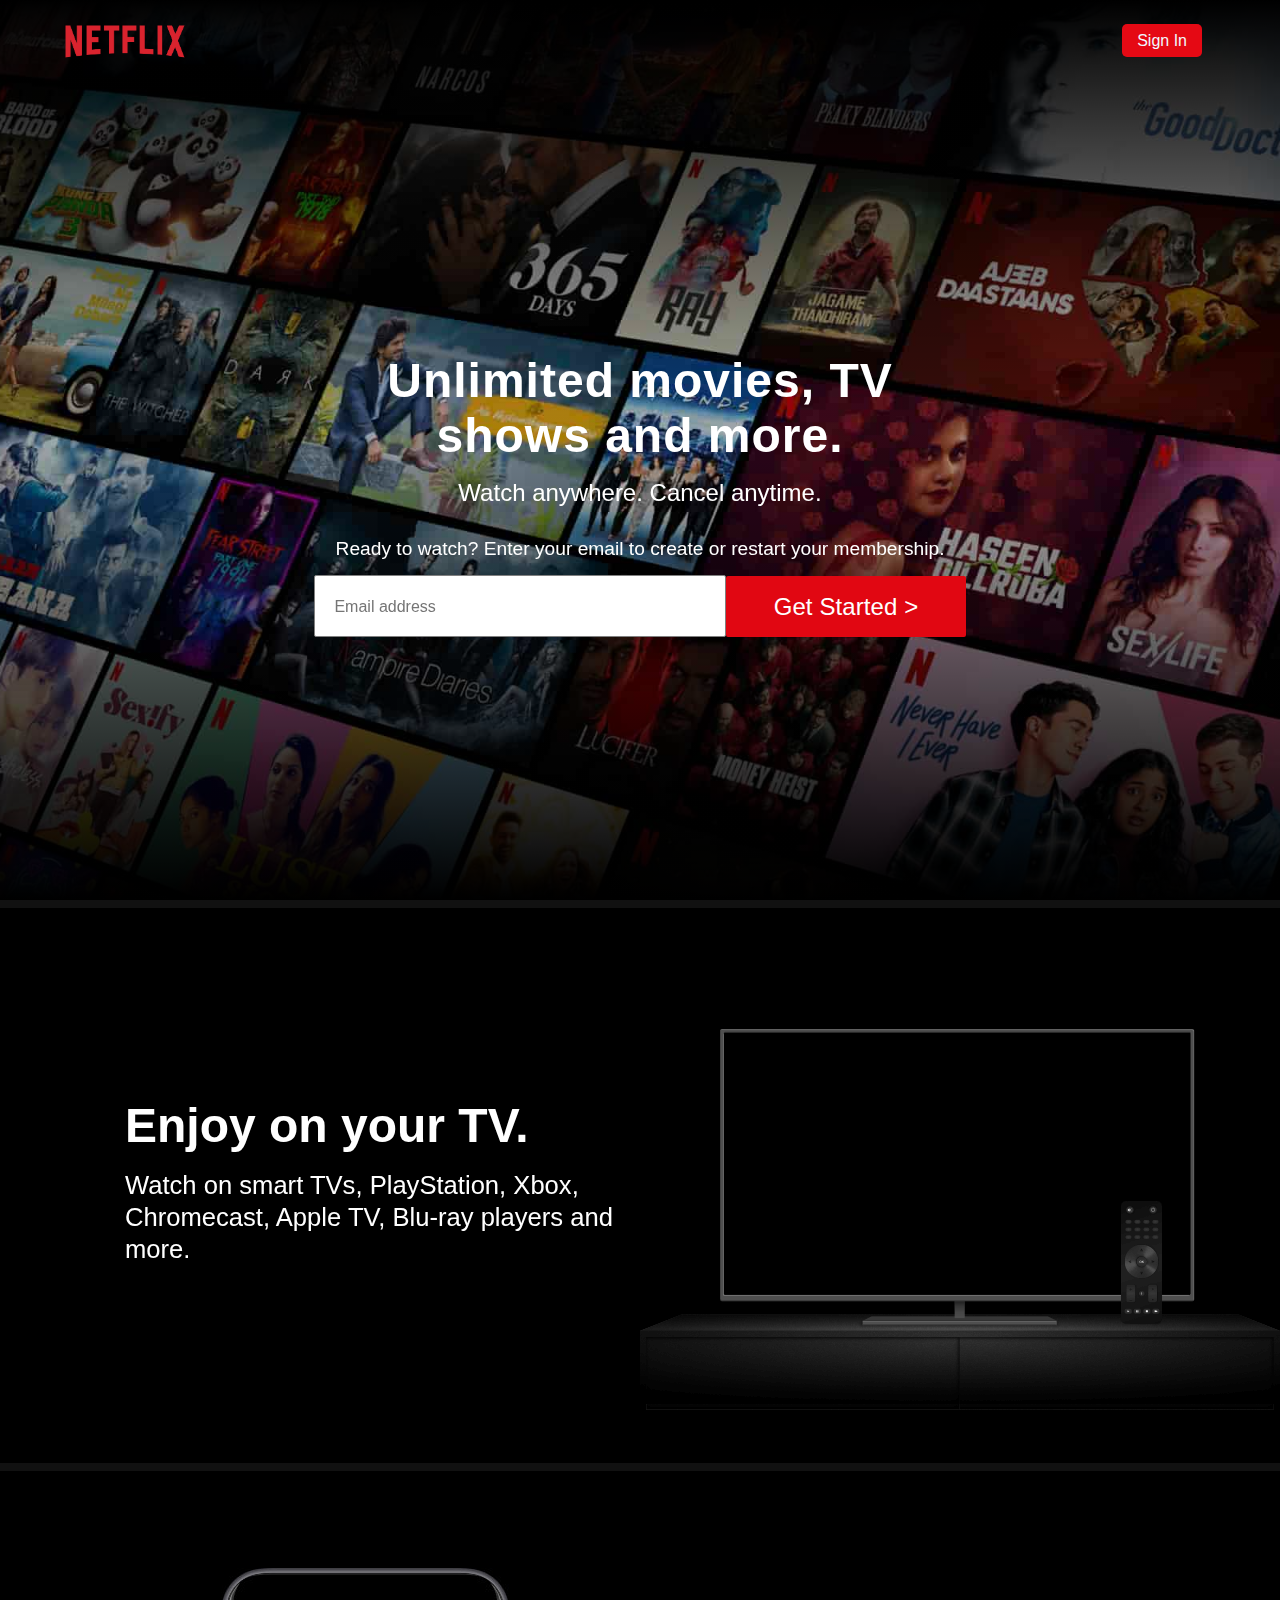
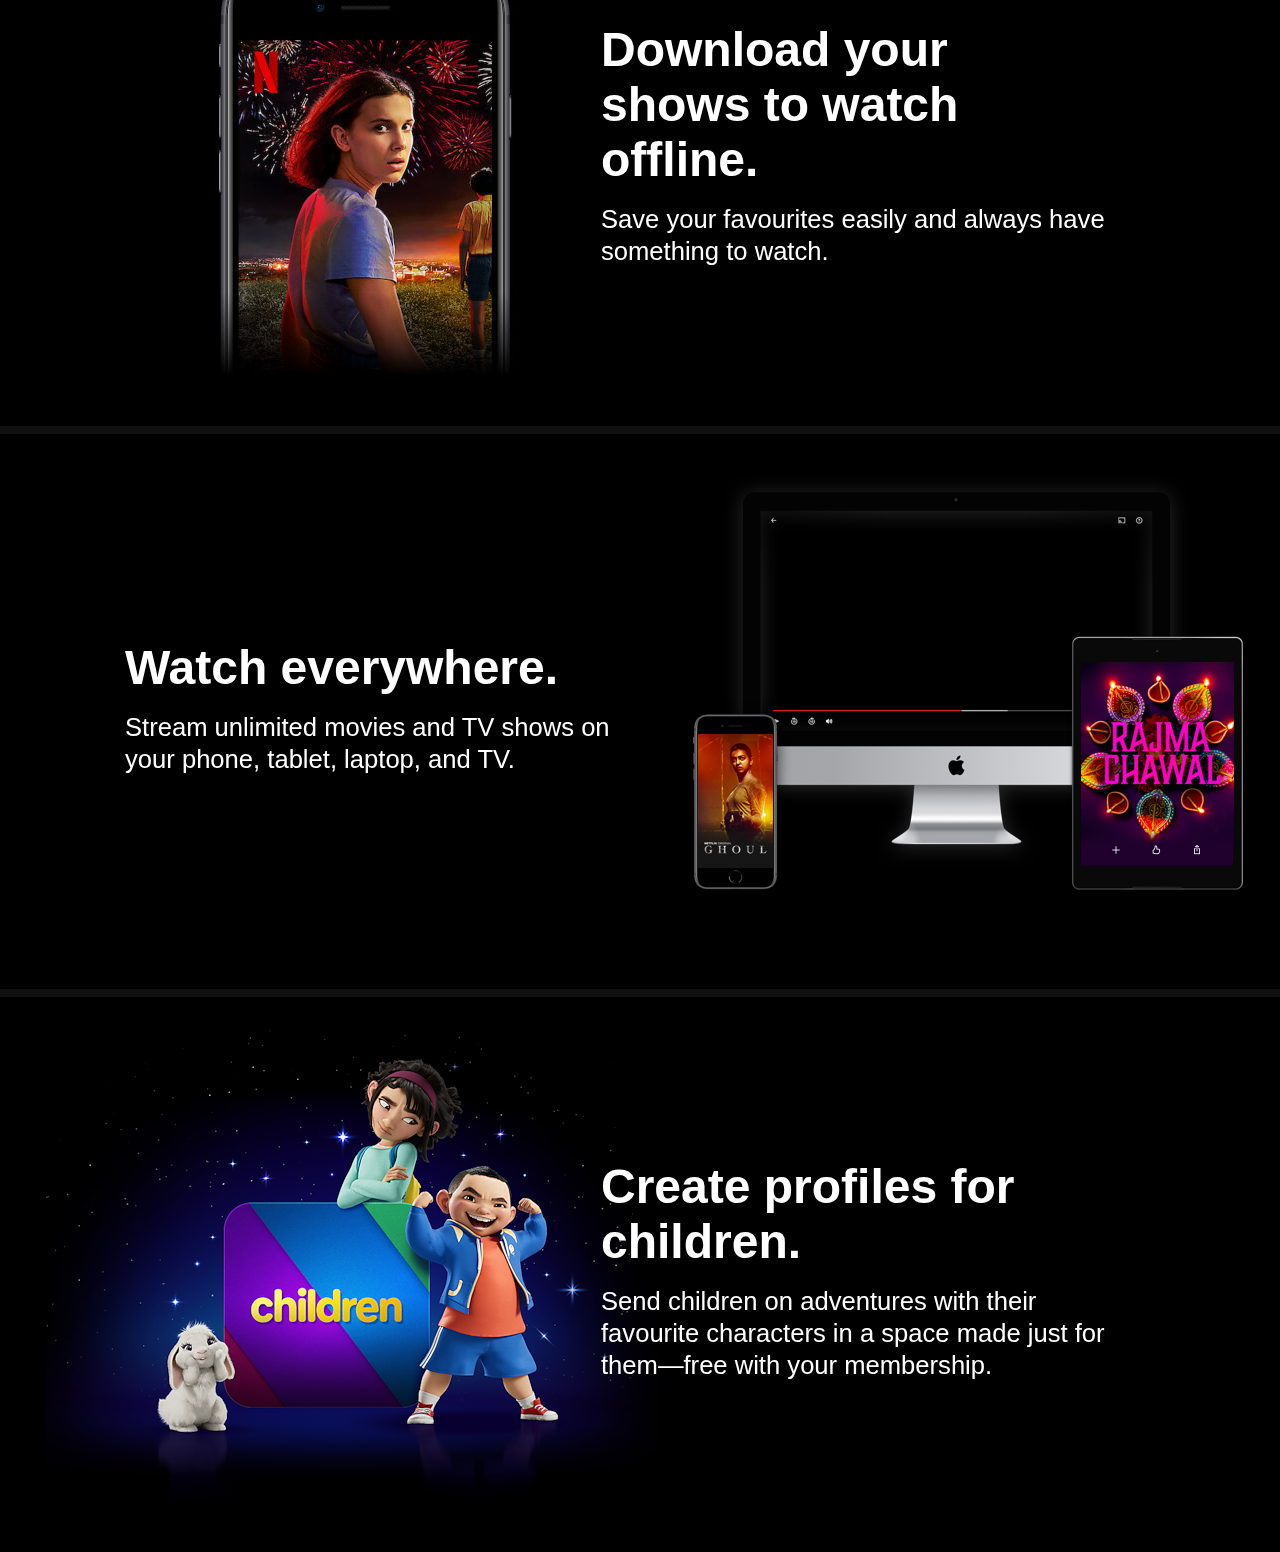
<file: index.html>
<!DOCTYPE html>
<html lang="en">
<head>
    <meta character="UTF-8">
    <meta http-equiv="X-UA=Compatible" content="IE=edge">
    <meta name="viewport" content="width=device-width, initial-scale=1.0">
     <link rel="icon" href="assets/netflixicon.ico">
     <link rel="stylesheet" href="style.css">
    <title>Netflix India - Watch TV Shows Online, Watch Movies Online</title>
</head>
<body>
     <section class="container">
          <div class="head">
           <img src="assets/netflix_logo.png"  alt="">
           
           <div>
           <a href="https://www.netflix.com/in/login">Sign In </a> 
          </div>
    </section>
    <section class="banner">
        <img src="assets/ba.jpg" alt="banner" class="fit"> 
     <div class="box">
         <div class="heading">
             <h2>Unlimited movies, TV shows and more.</h2>
             <h5>Watch anywhere. Cancel anytime.</h5>
             <p>Ready to watch? Enter your email to create or restart your membership.</p>
         </div>
         <div class="email">
             <input type="text" placeholder=" Email address ">
             <a href="moviezone.html"> Get Started ></a>
         </div>
     </div>
    </section>

    <section class="style-cards">
        <div class="card-1">
            <div class="decs-1">
                <h1>Enjoy on your TV.</h1>
                <p>Watch on smart TVs, PlayStation, Xbox, Chromecast, Apple TV, Blu-ray players and more.</p>
            </div>
            <img src="assets/device.png" alt="device">
        
        <video class="video_1" autoplay="" playsinline="" muted="" loop="">
        <source src="assets/video_1.m4v" type="video/mp4">
        </video>
        </div>

        <div class="card-2">
            
            <img src="assets/mobile.jpg" alt="mobile">
            <div class="decs-2">
                <h1>Download your shows to watch offline.</h1>
                <p>Save your favourites easily and always have something to watch.</p>
            </div>
        <!-- <video class="video_1" autoplay="" playsinline="" muted="" loop="">
        <source src="assets/video_1.m4v" type="video/mp4">
        </video>-->
        </div> 

        <div class="card-3">
            <div class="decs-3">
                <h1>Watch everywhere.</h1>
                <p>Stream unlimited movies and TV shows on your phone, tablet, laptop, and TV.
                </p>
            </div>
            <img src="assets/tv.png" alt="tv">
        
        <video class="video_2" autoplay="" playsinline="" muted="" loop="">
        <source src="assets/video_2.m4v" type="video/mp4">
        </video>
        </div>

        <div class="card-4">
            
            <img src="assets/movie.png" alt="movie">
            <div class="decs-4">
                <h1>Create profiles for children.</h1>
                <p>Send children on adventures with their favourite characters in a space made just for them—free with your membership.</p>
            </div>
        <!-- <video class="video_1" autoplay="" playsinline="" muted="" loop="">
        <source src="assets/video_1.m4v" type="video/mp4">
        </video>-->
        </div> 





    </section>
    <!-- <img scr="assets/netflix_logo.jpg" alt="Netflix logo Fail" width="170" height="70">
    <h2> Unlimited  movies, TV shows and more.</h2>
    <h5> Watch anywhere. Cancel anytime. </h5>
    <p> Ready to watch? Enter your email to create or restart your membership.</p>    
 <img src="assets/banner.jpg" alt="Banner" width="100%" height="100%"> -->
</body>
</html>
</file>
<file: style.css>
*{
    margin: 0;
    padding: 0;
    /* background-color: black;  */
}

body{
    font-family: Arial, Helvetica, sans-serif;
    background-color: black;
}
.container .head {
    position: absolute;
    top: 10;
    left: 10;
    display: flex;
    justify-content: space-between;
    align-items: center;
    width: 90%;
    padding: 10px 50px ;
    z-index: 10000000; 
}

.container .head img{
    width: 13%;

}
/* 
.container.head a .button{
    color: #181818;
    text-decoration: none;
    background-color: #181818;
    padding: 8px 15px;
    border-radius: 5px;
} */

.container .head .right {
    display: flex;
    height: 150px;
    float: right;
    position: absolute;
    right: 200px;
 }
 
.container .head .language{
     color: aliceblue;
     text-decoration: none;
     background-color: black;
     padding: 8px 15px;
     border-radius: 1px;
     font-size: 16px;
     cursor: pointer;
     align-items: center;
     justify-content:center;
     background: none;
     margin: auto;
 
}

.container .head .language option{
     background-color: grey;
 } 

.container .head a{
    color: aliceblue; 
    text-decoration: none;
    background-color: #E50914;
    padding: 8px 15px;
    border-radius: 5px;
}

.banner{
    width: 100%;
    height: 100vh;
    position: relative;
    display: flex;
    justify-content: center;
    align-items: center;
}

.banner:before{
    content: '';
    position: absolute;
    top: 0;
    left: 0;
    width: 100%;
    height: 450px;
    z-index: 1;
    background: linear-gradient(to bottom,#000,transparent);
}

.banner:after{
    content: '';
    position: absolute;
    bottom: 0;
    left: 0;
    width: 100%;
    height: 500px;
    z-index: 1;
    background: linear-gradient(to top,#000,transparent);
}

.banner .fit{
    width: 100%;
    height: 100%;
    position: absolute;
    top: 0;
    left: 0;
    object-fit: cover;
}

.banner .box{
    position: absolute;
    top: 55%;
    left: 50%;
    transform: translate(-50%,-50%);
    z-index: 1000;
}

.banner .box .heading{
    display: flex;
    flex-direction: column;
    justify-content: center;
    align-items: center;
    text-align: center;
}

.banner .box .heading h2{
    font-size: 3em;
    color: #ffff;
    letter-spacing: 1px;
    width: 80%;
}

.banner .box .heading h5{
    font-size: 1.5em;
    color: #ffff;
    font-weight: 300;
    padding: 1rem 0;
}

.banner .box .heading p{
    font-size: 1.2em;
    color: #ffff;
    font-weight: 300;
    padding: 15px 0;
    /* padding-bottom: 20px; */
}

.banner .box .email{
    display: flex;
    flex-direction: row;
    justify-content: center;
    align-items: center;
}

.banner .box .email input{
    font-size: 16px;
    color: #000;
    height: 50px;
    min-width: 400px;
    outline: none;
    border-radius: 2px;
    border: 1px solid grey;
    align-items: center;
    padding: 10px 10px 0 0;
}

.banner .box .email input::placeholder{
    position: absolute;
    top: 22px;
    left: 15px;
}
.banner .box .email a{
    text-decoration: none;
    /* text-transform: uppercase; */
    color: #fff;
    font-weight: 400;
    background: #E10712;
    line-height: 61px;
    border-radius: 2px;
    min-width: 200px;
    font-size: 1.5rem;
    padding: 0 20px;
    letter-spacing: 0.1px;
    text-align: center;
}

.card-1,
.card-2,
.card-3,
.card-4{
    border-top: 8px solid #111 ;
    padding: 50px;
    color: #ffff;
}

.card-1{
    position: relative;
    display: inline-grid;
    grid-template-columns: 50% 40%;
    text-align: left;
    align-items: center;
    padding: 25px 45px 50px;
}

.decs-1{
    padding-left: 80px;
}

.style-cards h1{
    font-size: 3rem;
    padding: 1rem;
    padding-left: 0;
}

.style-cards p{
    font-size: 1.6rem;
    line-height: 2rem;
}

.card-1 video{
    position: relative;
    height: 63%;
    width: 100%;
    grid-column: 2/2;
    grid-row: 1/2;
    z-index: -1;
    margin-left: 18%;
    margin-top: -20px;
}

.card-1 img{
    grid-column: 2/2;
    grid-row: 1/2;

}

.card-2, .card-4 {
    position: relative;
    display: inline-grid;
    grid-template-columns: 40% 50%;
    text-align: left;
    align-items: center;
    padding: 25px 45px 50px;
}

.decs-2, .decs-4{
    padding-left: 80px;
    
}

.card-3{
    position: relative;
    display: inline-grid;
    grid-template-columns: 50% 40%;
    text-align: left;
    align-items: center;
    padding: 25px 45px 50px;
}

.decs-3{
    padding-left: 80px;
}

.card-3 video{
    position: relative;
    top: -90px;
    left: 125px;
    height: 78%;
    width: 78%;
    grid-column: 2/2;
    grid-row: 1/2;
    z-index: -1;
    /* margin-left: 15%; */
    /* margin-top: -20px; */
}

.card-3 img{
    grid-column: 2/2;
    grid-row: 1/2;

}
</file>
